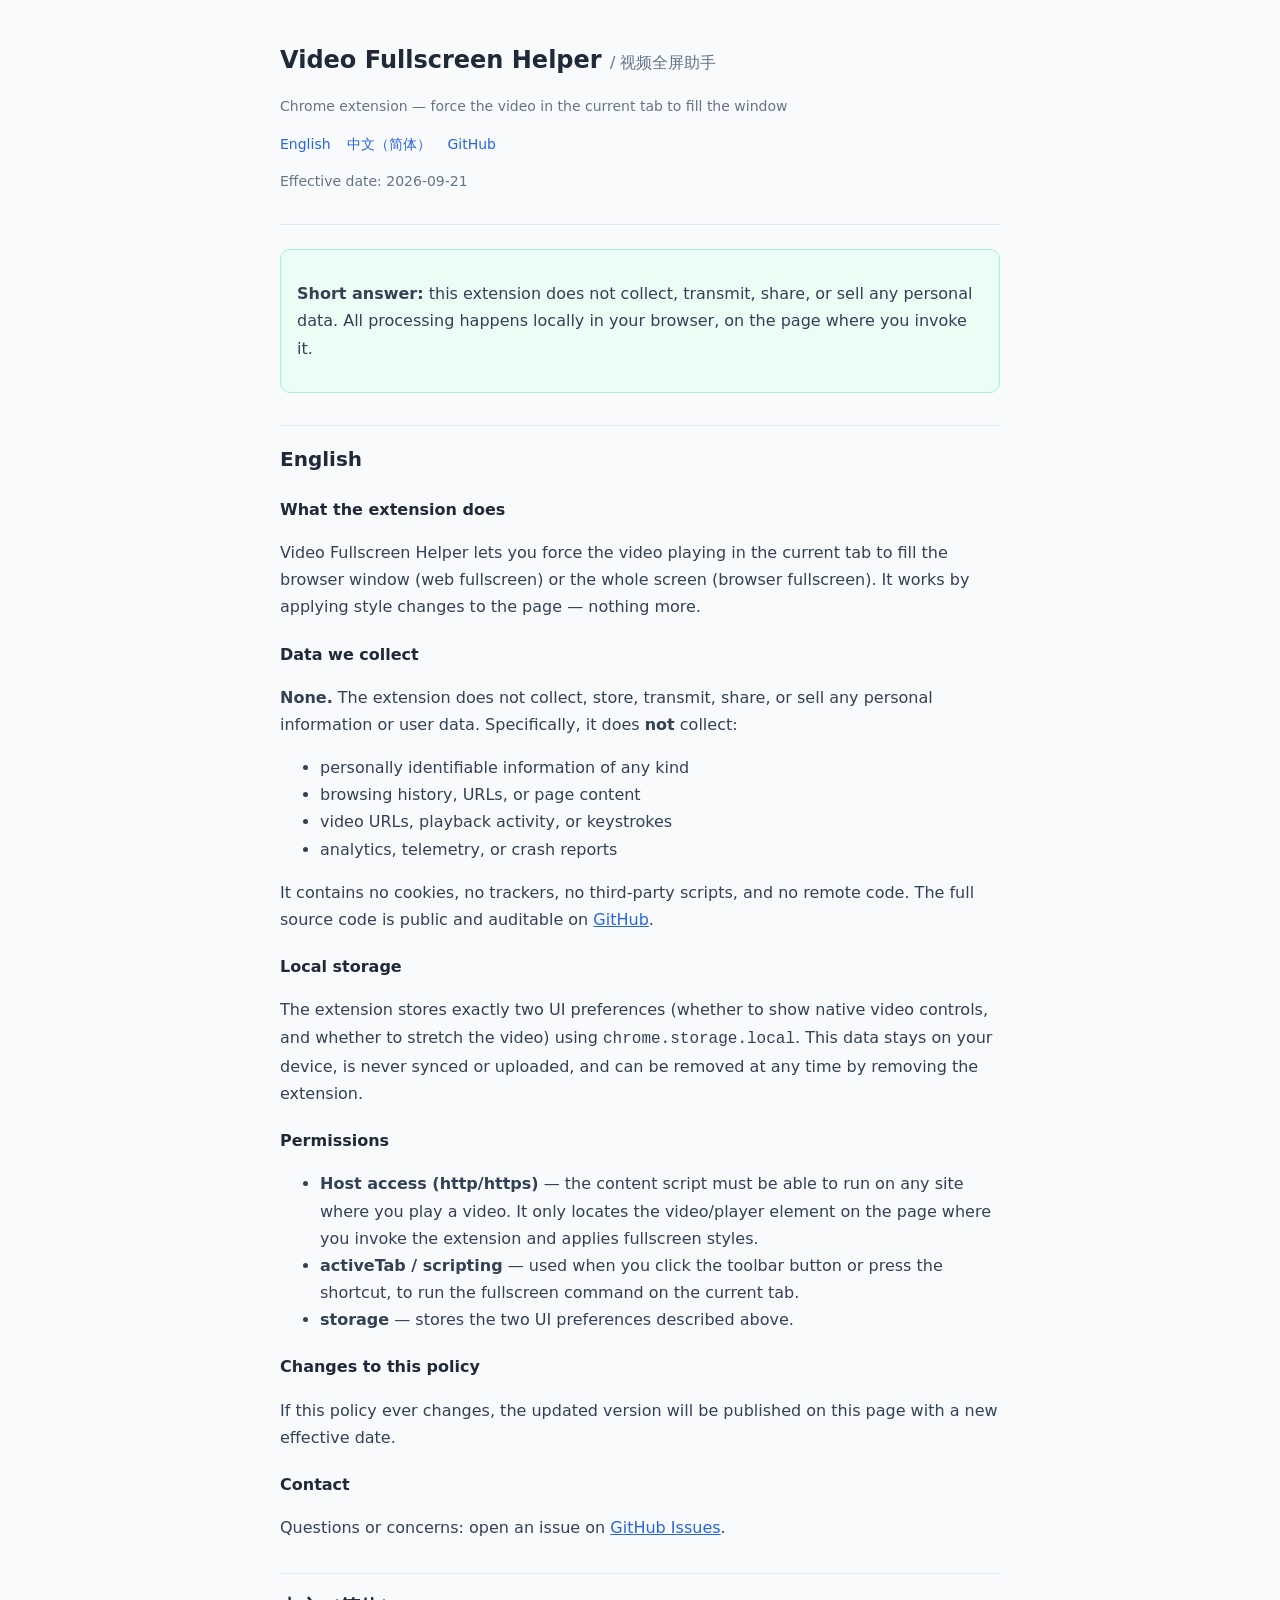
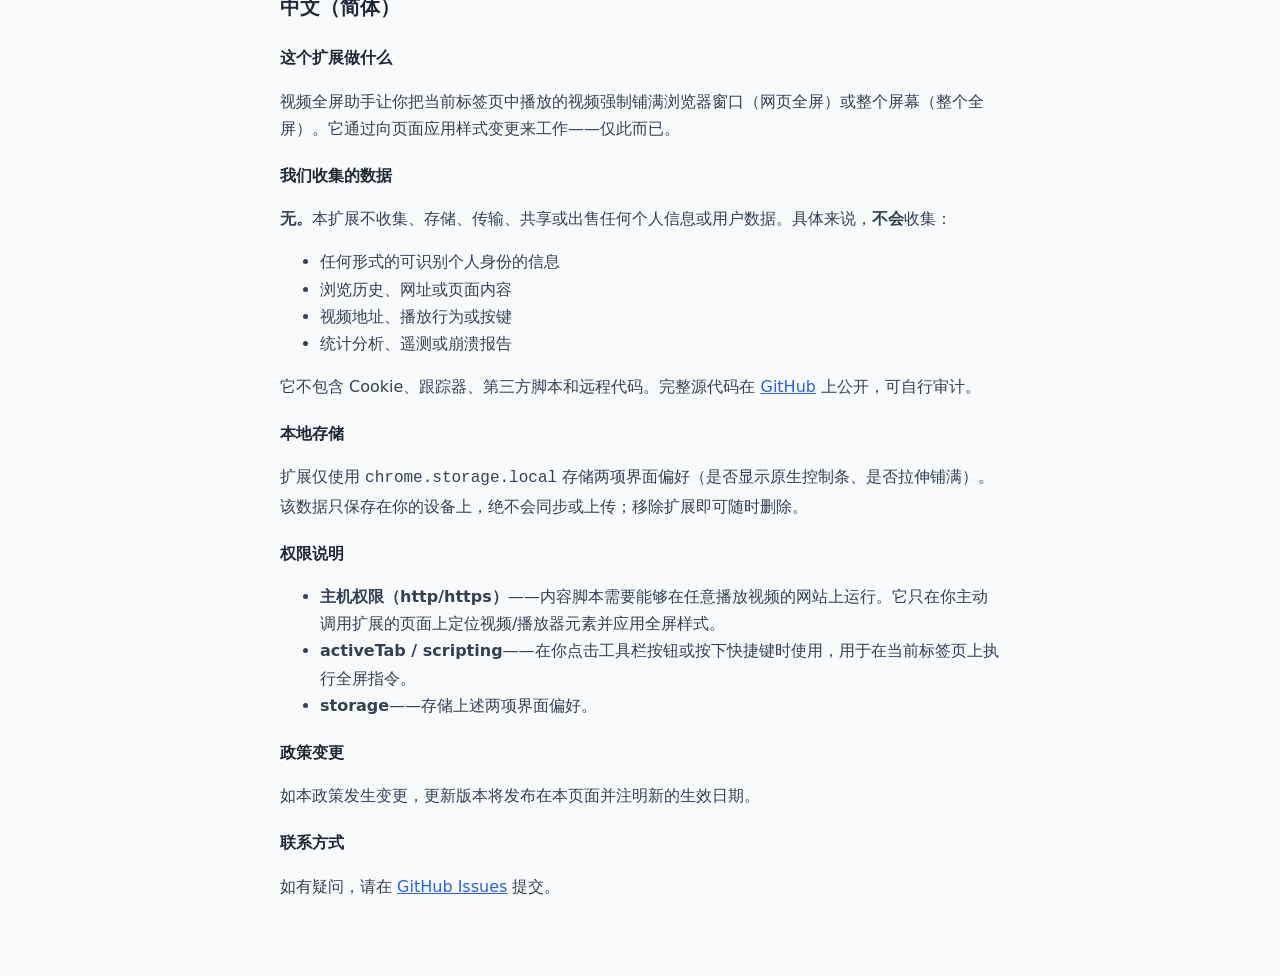
<file: docs/index.html>
<!DOCTYPE html>
<html lang="en">
<head>
<meta charset="utf-8">
<meta name="viewport" content="width=device-width, initial-scale=1">
<title>Privacy Policy — Video Fullscreen Helper</title>
<style>
  :root { color-scheme: light dark; }
  * { box-sizing: border-box; }
  body {
    margin: 0;
    font: 16px/1.7 system-ui, "Segoe UI", "Microsoft YaHei", sans-serif;
    color: #1f2937;
    background: #f8fafc;
  }
  main { max-width: 760px; margin: 0 auto; padding: 40px 20px 64px; }
  header { border-bottom: 1px solid #e2e8f0; padding-bottom: 16px; margin-bottom: 24px; }
  h1 { font-size: 24px; margin: 0 0 4px; }
  .tagline { color: #64748b; font-size: 14px; }
  nav { margin: 0 0 8px; font-size: 14px; }
  nav a { color: #2563eb; text-decoration: none; margin-right: 12px; }
  h2 { font-size: 20px; margin: 32px 0 8px; padding-top: 16px; border-top: 1px solid #e2e8f0; }
  h3 { font-size: 16px; margin: 20px 0 4px; }
  p, li { color: #334155; }
  .updated { color: #64748b; font-size: 14px; }
  .summary {
    background: #ecfdf5;
    border: 1px solid #a7f3d0;
    border-radius: 10px;
    padding: 14px 16px;
    margin: 16px 0;
  }
  a { color: #2563eb; }
  @media (prefers-color-scheme: dark) {
    body { color: #e2e8f0; background: #0f172a; }
    header, h2 { border-color: #334155; }
    p, li { color: #cbd5e1; }
    .tagline, .updated { color: #94a3b8; }
    .summary { background: #052e21; border-color: #065f46; }
  }
</style>
</head>
<body>
<main>
  <header>
    <h1>Video Fullscreen Helper <span style="font-weight:400;font-size:16px;color:#64748b">/ 视频全屏助手</span></h1>
    <p class="tagline">Chrome extension — force the video in the current tab to fill the window</p>
    <nav>
      <a href="#en">English</a>
      <a href="#zh">中文（简体）</a>
      <a href="https://github.com/weibobo/full-screen-video">GitHub</a>
    </nav>
    <p class="updated">Effective date: 2026-09-21</p>
  </header>

  <div class="summary">
    <p><strong>Short answer:</strong> this extension does not collect, transmit, share, or sell any personal data. All processing happens locally in your browser, on the page where you invoke it.</p>
  </div>

  <h2 id="en">English</h2>

  <h3>What the extension does</h3>
  <p>Video Fullscreen Helper lets you force the video playing in the current tab to fill the browser window (web fullscreen) or the whole screen (browser fullscreen). It works by applying style changes to the page — nothing more.</p>

  <h3>Data we collect</h3>
  <p><strong>None.</strong> The extension does not collect, store, transmit, share, or sell any personal information or user data. Specifically, it does <strong>not</strong> collect:</p>
  <ul>
    <li>personally identifiable information of any kind</li>
    <li>browsing history, URLs, or page content</li>
    <li>video URLs, playback activity, or keystrokes</li>
    <li>analytics, telemetry, or crash reports</li>
  </ul>
  <p>It contains no cookies, no trackers, no third-party scripts, and no remote code. The full source code is public and auditable on <a href="https://github.com/weibobo/full-screen-video">GitHub</a>.</p>

  <h3>Local storage</h3>
  <p>The extension stores exactly two UI preferences (whether to show native video controls, and whether to stretch the video) using <code>chrome.storage.local</code>. This data stays on your device, is never synced or uploaded, and can be removed at any time by removing the extension.</p>

  <h3>Permissions</h3>
  <ul>
    <li><strong>Host access (http/https)</strong> — the content script must be able to run on any site where you play a video. It only locates the video/player element on the page where you invoke the extension and applies fullscreen styles.</li>
    <li><strong>activeTab / scripting</strong> — used when you click the toolbar button or press the shortcut, to run the fullscreen command on the current tab.</li>
    <li><strong>storage</strong> — stores the two UI preferences described above.</li>
  </ul>

  <h3>Changes to this policy</h3>
  <p>If this policy ever changes, the updated version will be published on this page with a new effective date.</p>

  <h3>Contact</h3>
  <p>Questions or concerns: open an issue on <a href="https://github.com/weibobo/full-screen-video/issues">GitHub Issues</a>.</p>

  <h2 id="zh">中文（简体）</h2>

  <h3>这个扩展做什么</h3>
  <p>视频全屏助手让你把当前标签页中播放的视频强制铺满浏览器窗口（网页全屏）或整个屏幕（整个全屏）。它通过向页面应用样式变更来工作——仅此而已。</p>

  <h3>我们收集的数据</h3>
  <p><strong>无。</strong>本扩展不收集、存储、传输、共享或出售任何个人信息或用户数据。具体来说，<strong>不会</strong>收集：</p>
  <ul>
    <li>任何形式的可识别个人身份的信息</li>
    <li>浏览历史、网址或页面内容</li>
    <li>视频地址、播放行为或按键</li>
    <li>统计分析、遥测或崩溃报告</li>
  </ul>
  <p>它不包含 Cookie、跟踪器、第三方脚本和远程代码。完整源代码在 <a href="https://github.com/weibobo/full-screen-video">GitHub</a> 上公开，可自行审计。</p>

  <h3>本地存储</h3>
  <p>扩展仅使用 <code>chrome.storage.local</code> 存储两项界面偏好（是否显示原生控制条、是否拉伸铺满）。该数据只保存在你的设备上，绝不会同步或上传；移除扩展即可随时删除。</p>

  <h3>权限说明</h3>
  <ul>
    <li><strong>主机权限（http/https）</strong>——内容脚本需要能够在任意播放视频的网站上运行。它只在你主动调用扩展的页面上定位视频/播放器元素并应用全屏样式。</li>
    <li><strong>activeTab / scripting</strong>——在你点击工具栏按钮或按下快捷键时使用，用于在当前标签页上执行全屏指令。</li>
    <li><strong>storage</strong>——存储上述两项界面偏好。</li>
  </ul>

  <h3>政策变更</h3>
  <p>如本政策发生变更，更新版本将发布在本页面并注明新的生效日期。</p>

  <h3>联系方式</h3>
  <p>如有疑问，请在 <a href="https://github.com/weibobo/full-screen-video/issues">GitHub Issues</a> 提交。</p>
</main>
</body>
</html>
</file>
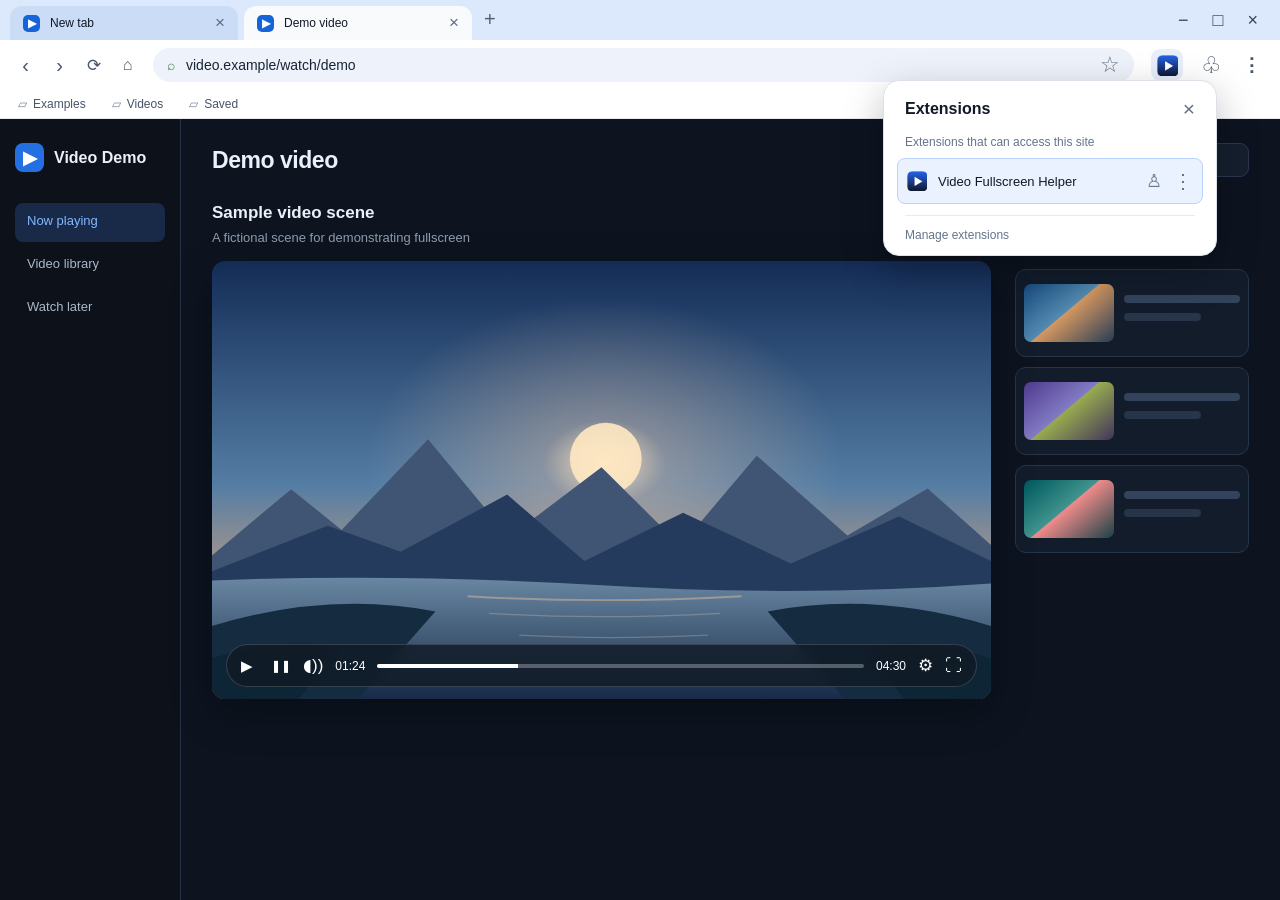
<file: store/screenshots-source.html>
<!doctype html>
<html lang="en">
<head>
  <meta charset="utf-8">
  <meta name="viewport" content="width=device-width,initial-scale=1">
  <title>Video Fullscreen Helper screenshot source</title>
  <style>
    * { box-sizing: border-box; }
    [hidden] { display: none !important; }
    html, body { width: 1280px; height: 800px; margin: 0; overflow: hidden; }
    body { font-family: Arial, "Microsoft YaHei", "PingFang SC", sans-serif; color: #111827; background: #0b1019; }
    button { font: inherit; }
    .browser { position: absolute; inset: 0; background: #fff; }
    .tabs { height: 40px; display: flex; align-items: end; gap: 6px; padding: 0 10px; background: #dce9fd; }
    .tab { width: 228px; height: 34px; display: flex; align-items: center; gap: 10px; padding: 0 13px; border-radius: 12px 12px 0 0; background: #f8fafc; font-size: 12px; white-space: nowrap; }
    .tab.inactive { background: #cbdcf6; }
    .tab .favicon { display: inline-grid; place-items: center; width: 17px; height: 17px; border-radius: 5px; background: #1664d9; color: white; font-size: 11px; font-weight: bold; }
    .tab .close { margin-left: auto; color: #5e6b80; font-size: 17px; }
    .tab-add { align-self: center; margin: 0 0 2px 6px; color: #526075; font-size: 20px; }
    .window-buttons { margin-left: auto; align-self: center; display: flex; gap: 24px; padding: 0 12px; color: #30435e; font-size: 18px; }
    .toolbar { height: 50px; display: flex; align-items: center; gap: 17px; padding: 0 17px; background: #fff; color: #475569; }
    .nav-icon { display: grid; place-items: center; width: 17px; font-size: 20px; line-height: 1; }
    .address { height: 34px; flex: 1; display: flex; align-items: center; gap: 11px; padding: 0 14px; border-radius: 19px; background: #eef3fb; color: #182334; font-size: 14px; }
    .address .secure { color: #42754a; font-size: 14px; }
    .address .star { margin-left: auto; color: #687789; font-size: 22px; }
    .tool-icon { display: grid; place-items: center; width: 23px; height: 27px; font-size: 19px; }
    .tool-icon.extension { width: 32px; height: 32px; border-radius: 9px; background: #e8effa; }
    .tool-icon.extension img { width: 21px; height: 21px; object-fit: contain; }
    .tool-icon.puzzle { font-size: 23px; }
    .tool-icon.more { font-weight: bold; }
    .bookmark { height: 29px; display: flex; align-items: center; gap: 26px; padding: 0 18px; border-bottom: 1px solid #e6e9ee; background: #fff; color: #475569; font-size: 12px; }
    .bookmark span::before { content: "▱"; margin-right: 6px; color: #718096; }
    .site { position: absolute; top: 119px; bottom: 0; width: 100%; display: flex; background: #0d1420; color: #eaf1f9; }
    .sidebar { width: 181px; flex: none; padding: 24px 15px; background: #0c111a; border-right: 1px solid #273246; }
    .brand { display: flex; align-items: center; gap: 10px; margin-bottom: 31px; font-size: 16px; font-weight: 700; }
    .brandmark { width: 29px; height: 29px; border-radius: 8px; display: grid; place-items: center; background: #246fe2; color: white; font-size: 18px; }
    .nav-item { height: 39px; padding: 10px 12px; margin-bottom: 4px; border-radius: 8px; color: #aab8ca; font-size: 13px; }
    .nav-item.selected { background: #182a48; color: #82b8ff; }
    .main { flex: 1; min-width: 0; padding: 24px 31px; }
    .site-top { display: flex; align-items: center; justify-content: space-between; margin-bottom: 26px; }
    .site-top strong { font-size: 23px; letter-spacing: -.02em; }
    .search { width: 222px; height: 34px; display: flex; align-items: center; padding: 0 14px; border: 1px solid #2b3850; border-radius: 9px; color: #8c9caf; background: #151f2e; font-size: 13px; }
    .content-row { display: flex; gap: 24px; }
    .video-column { width: 779px; }
    .video-heading { margin-bottom: 15px; }
    .video-heading b { display: block; margin-bottom: 5px; font-size: 17px; }
    .video-heading span { color: #8c9caf; font-size: 13px; }
    .player { position: relative; width: 779px; height: 438px; overflow: hidden; border-radius: 13px; background: #060b15; box-shadow: 0 14px 40px #0005; }
    .player .art { position: absolute; inset: 0; }
    .related { flex: 1; padding-top: 34px; }
    .related-title { margin-bottom: 16px; color: #cbd5e1; font-size: 14px; font-weight: bold; }
    .related-card { height: 88px; display: flex; align-items: center; gap: 10px; padding: 8px; margin-bottom: 10px; border: 1px solid #26354a; border-radius: 11px; background: #121c2b; }
    .related-thumb { width: 90px; height: 58px; flex: none; border-radius: 7px; background: linear-gradient(140deg,#174b80 0%,#538ab0 47%,#d49760 48%,#273c56 100%); }
    .related-lines { flex: 1; }
    .related-lines i { display: block; width: 100%; height: 8px; margin-bottom: 10px; border-radius: 6px; background: #32435b; }
    .related-lines i:last-child { width: 66%; background: #26354a; }
    .art { width: 100%; height: 100%; }
    .art svg { width: 100%; height: 100%; display: block; }
    .controls { position: absolute; left: 14px; right: 14px; bottom: 12px; height: 43px; display: flex; align-items: center; gap: 12px; padding: 0 14px; border: 1px solid #ffffff28; border-radius: 25px; background: #111a26ce; color: white; font-size: 12px; backdrop-filter: blur(7px); }
    .controls .play { width: 18px; font-size: 15px; }
    .controls .progress { flex: 1; height: 4px; overflow: hidden; border-radius: 3px; background: #ffffff4a; }
    .controls .progress::before { content: ""; display: block; width: 29%; height: 4px; background: #fff; }
    .controls .ico { font-size: 17px; line-height: 1; }
    .menu { position: absolute; top: 80px; right: 63px; width: 334px; padding: 16px 13px 12px; border: 1px solid #dce1e8; border-radius: 16px; background: white; box-shadow: 0 14px 40px #0004; }
    .menu-title { display: flex; align-items: center; justify-content: space-between; padding: 0 8px 12px; font-size: 16px; font-weight: 600; }
    .menu-title span:last-child { font-size: 21px; font-weight: 400; color: #667085; }
    .menu-sub { padding: 2px 8px 9px; color: #64748b; font-size: 12px; }
    .menu-row { display: flex; align-items: center; gap: 11px; height: 46px; padding: 0 9px; border-radius: 8px; font-size: 13px; }
    .menu-row.highlight { background: #eaf2ff; border: 1px solid #b8d3ff; }
    .menu-row img { width: 20px; height: 20px; object-fit: contain; }
    .menu-row .row-name { flex: 1; white-space: nowrap; overflow: hidden; text-overflow: ellipsis; }
    .menu-row .pin { color: #687789; font-size: 18px; }
    .menu-row .dots { color: #64748b; font-size: 20px; }
    .menu-note { margin: 11px 8px 1px; padding-top: 12px; border-top: 1px solid #e7ebf1; color: #64748b; font-size: 12px; }
    .popup { position: absolute; top: 81px; right: 64px; width: 300px; border: 1px solid #dce1e8; border-radius: 10px; background: #fff; box-shadow: 0 16px 35px #0004; color: #0f172a; font: 13px/1.5 system-ui, "Microsoft YaHei", "PingFang SC", sans-serif; }
    .popup header { display: flex; align-items: center; justify-content: space-between; padding: 12px 14px 6px; }
    .popup h1 { margin: 0; font-size: 14px; }
    .popup .dot { width: 8px; height: 8px; border-radius: 50%; background: #22c55e; }
    .status { margin: 0 14px 10px; min-height: 1.5em; color: #64748b; }
    .act { display: block; width: calc(100% - 28px); margin: 0 14px 8px; padding: 9px 12px; text-align: left; border: 1px solid #cbd5e1; border-radius: 10px; background: #f8fafc; color: inherit; }
    .act b { display: block; font-size: 14px; }
    .act small { color: #64748b; }
    .opts { padding: 2px 14px 6px; display: flex; flex-direction: column; gap: 4px; }
    .opts label { display: flex; align-items: center; gap: 6px; }
    .opts input { width: 13px; height: 13px; margin: 0; accent-color: #1c64e7; }
    .hint { margin: 0; padding: 8px 14px 12px; color: #94a3b8; font-size: 12px; }
    .fullscreen { position: absolute; inset: 0; display: grid; place-items: center; background: #02060d; }
    .fullscreen.web { top: 119px; }
    .fullscreen .wide-art { position: relative; width: 100%; aspect-ratio: 16/9; max-height: 100%; }
    .fullscreen.web .wide-art { width: auto; height: 100%; }
    .fullscreen .controls { left: 18px; right: 18px; bottom: 10px; }
    .fullscreen.web .controls { bottom: 10px; }
    .fullscreen .tip { position: absolute; top: 18px; left: 50%; transform: translateX(-50%); padding: 7px 13px; border-radius: 6px; background: #0a1321a8; color: #e5e7eb; font-size: 12px; white-space: nowrap; }
    .fullscreen .tip kbd { display: inline-block; margin-left: 4px; padding: 2px 5px; border: 1px solid #bbc5d3; border-radius: 3px; font: inherit; }
  </style>
</head>
<body>
  <div class="browser" id="browser">
    <div class="tabs"><div class="tab inactive"><span class="favicon">▶</span><span id="other-tab"></span><span class="close">×</span></div><div class="tab"><span class="favicon">▶</span><span id="active-tab"></span><span class="close">×</span></div><span class="tab-add">+</span><div class="window-buttons"><span>−</span><span>□</span><span>×</span></div></div>
    <div class="toolbar"><span class="nav-icon">‹</span><span class="nav-icon">›</span><span class="nav-icon" style="font-size:17px">⟳</span><span class="nav-icon" style="font-size:16px">⌂</span><div class="address"><span class="secure">⌕</span><span>video.example/watch/demo</span><span class="star">☆</span></div><span class="tool-icon extension"><img src="../icons/icon32.png"></span><span class="tool-icon puzzle">♧</span><span class="tool-icon more">⋮</span></div>
    <div class="bookmark"><span id="bookmark-1"></span><span id="bookmark-2"></span><span id="bookmark-3"></span></div>
    <div class="site"><aside class="sidebar"><div class="brand"><span class="brandmark">▶</span><span id="site-brand"></span></div><div class="nav-item selected" id="nav-1"></div><div class="nav-item" id="nav-2"></div><div class="nav-item" id="nav-3"></div></aside><main class="main"><div class="site-top"><strong id="site-title"></strong><div class="search" id="search"></div></div><div class="content-row"><div class="video-column"><div class="video-heading"><b id="video-title"></b><span id="video-subtitle"></span></div><div class="player"><div class="art"></div><div class="controls"></div></div></div><div class="related"><div class="related-title" id="related-title"></div><div class="related-card"><div class="related-thumb"></div><div class="related-lines"><i></i><i></i></div></div><div class="related-card"><div class="related-thumb" style="filter:hue-rotate(45deg)"></div><div class="related-lines"><i></i><i></i></div></div><div class="related-card"><div class="related-thumb" style="filter:hue-rotate(-35deg)"></div><div class="related-lines"><i></i><i></i></div></div></div></div></main></div>
  </div>
  <div class="menu" id="menu" hidden><div class="menu-title"><span id="menu-title"></span><span>×</span></div><div class="menu-sub" id="menu-sub"></div><div class="menu-row highlight"><img src="../icons/icon32.png"><span class="row-name" id="menu-name"></span><span class="pin">♙</span><span class="dots">⋮</span></div><div class="menu-note" id="menu-note"></div></div>
  <div class="popup" id="popup" hidden><header><h1 id="popup-title"></h1><span class="dot"></span></header><p class="status" id="status"></p><button class="act"><b id="web-label"></b><small id="web-sub"></small></button><button class="act"><b id="full-label"></b><small id="full-sub"></small></button><div class="opts"><label><input type="checkbox" checked><span id="native"></span></label><label><input type="checkbox"><span id="fill"></span></label></div><p class="hint"><span id="shortcuts"></span><br><span id="esc"></span></p></div>
  <div class="fullscreen" id="fullscreen" hidden><div class="wide-art art"></div><div class="controls"></div><div class="tip" id="tip"></div></div>
  <template id="landscape"><svg viewBox="0 0 1280 720" preserveAspectRatio="xMidYMid slice" xmlns="http://www.w3.org/2000/svg"><defs><linearGradient id="sky" x2="0" y2="1"><stop stop-color="#132c56"/><stop offset=".51" stop-color="#547da4"/><stop offset=".83" stop-color="#dda77c"/><stop offset="1" stop-color="#f5c394"/></linearGradient><radialGradient id="glow"><stop stop-color="#fff4ce" stop-opacity=".95"/><stop offset=".26" stop-color="#f7c8a5" stop-opacity=".34"/><stop offset="1" stop-color="#f7c8a5" stop-opacity="0"/></radialGradient><linearGradient id="lake" x2="0" y2="1"><stop stop-color="#6987a2"/><stop offset="1" stop-color="#172b48"/></linearGradient></defs><rect width="1280" height="720" fill="url(#sky)"/><ellipse cx="645" cy="332" rx="390" ry="270" fill="url(#glow)"/><circle cx="647" cy="325" r="59" fill="#ffe8c3" opacity=".9"/><path d="M0 484 130 375 213 442 355 293 488 454 640 339 770 468 895 320 1044 451 1176 374 1280 467v253H0Z" fill="#405473"/><path d="M0 510 190 435 310 478 485 384 612 493 774 414 951 497 1129 420 1280 493v227H0Z" fill="#253b5d"/><path d="M0 525Q310 513 640 533t640-3v190H0Z" fill="url(#lake)"/><path d="M420 551q225 13 450 0" stroke="#f7c59c" stroke-opacity=".42" stroke-width="3" fill="none"/><path d="M455 579q180 11 380 0M505 615q145 8 310 0" stroke="#ffe2b3" stroke-opacity=".24" stroke-width="2" fill="none"/><path d="M0 600q190-58 367-24L240 720H0Zm1280 0q-190-58-367-24l127 144h240Z" fill="#142b40"/><path d="M0 653q118-38 211-17l-69 84H0Zm1280 0q-118-38-211-17l69 84h142Z" fill="#0e2536"/></svg></template>
  <script>
    const data = {
      zh: {name:'视频全屏助手',otherTab:'新标签页',activeTab:'演示视频',bookmark:['示例','视频','收藏'],siteBrand:'视频演示',nav:['正在播放','视频列表','稍后观看'],siteTitle:'演示视频',search:'搜索视频',videoTitle:'示例视频画面',videoSubtitle:'用于展示全屏效果的虚构画面',related:'接下来播放',menuTitle:'扩展程序',menuSub:'可访问此网站的扩展程序',menuNote:'管理扩展程序',status:'检测到 1 个视频',web:'网页全屏',webSub:'视频占满当前窗口，浏览器不全屏',full:'整个全屏',fullSub:'浏览器进入全屏，视频占满整个屏幕',native:'显示原生控制条（直接改视频时）',fill:'拉伸铺满窗口（可能变形）',shortcuts:'快捷键默认未设置，可在 chrome://extensions/shortcuts 自行绑定',esc:'网页全屏 / 整个全屏 · 页面内按 Esc 退出',tipWeb:'已网页全屏 · Esc 退出',tipFull:'已整个全屏 · Esc 退出'},
      en: {name:'Video Fullscreen Helper',otherTab:'New tab',activeTab:'Demo video',bookmark:['Examples','Videos','Saved'],siteBrand:'Video Demo',nav:['Now playing','Video library','Watch later'],siteTitle:'Demo video',search:'Search videos',videoTitle:'Sample video scene',videoSubtitle:'A fictional scene for demonstrating fullscreen',related:'Up next',menuTitle:'Extensions',menuSub:'Extensions that can access this site',menuNote:'Manage extensions',status:'Found 1 video(s)',web:'Web fullscreen',webSub:'Video fills the window; the browser stays windowed',full:'Fullscreen',fullSub:'The browser enters fullscreen and the video fills the screen',native:'Show native controls (when targeting the video directly)',fill:'Stretch to fill the window (may distort)',shortcuts:'Shortcuts are unbound by default — set them at chrome://extensions/shortcuts',esc:'Web fullscreen / Fullscreen · Press Esc in the page to exit',tipWeb:'Web fullscreen · Esc to exit',tipFull:'Fullscreen · Esc to exit'}
    };
    const params = new URLSearchParams(location.search), lang = params.get('lang') === 'zh' ? 'zh' : 'en', step = Number(params.get('step') || 1), t = data[lang];
    document.documentElement.lang = lang === 'zh' ? 'zh-CN' : 'en';
    const put=(id,v)=>document.getElementById(id).textContent=v;
    put('other-tab',t.otherTab);put('active-tab',t.activeTab);for(let i=0;i<3;i++){put('bookmark-'+(i+1),t.bookmark[i]);put('nav-'+(i+1),t.nav[i]);}put('site-brand',t.siteBrand);put('site-title',t.siteTitle);put('search',t.search);put('video-title',t.videoTitle);put('video-subtitle',t.videoSubtitle);put('related-title',t.related);
    put('menu-title',t.menuTitle);put('menu-sub',t.menuSub);put('menu-name',t.name);put('menu-note',t.menuNote);put('popup-title',t.name);put('status',t.status);put('web-label',t.web);put('web-sub',t.webSub);put('full-label',t.full);put('full-sub',t.fullSub);put('native',t.native);put('fill',t.fill);put('shortcuts',t.shortcuts);put('esc',t.esc);
    const controls = '<span class="play">▶</span><span>❚❚</span><span class="ico">◖))</span><span>01:24</span><span class="progress"></span><span>04:30</span><span class="ico">⚙</span><span class="ico">⛶</span>';
    document.querySelectorAll('.controls').forEach(x=>x.innerHTML=controls);
    document.querySelectorAll('.art').forEach(x=>x.innerHTML=document.getElementById('landscape').innerHTML);
    if(step===1)document.getElementById('menu').hidden=false;
    if(step===2)document.getElementById('popup').hidden=false;
    if(step===3||step===4){const full=document.getElementById('fullscreen');full.hidden=false; if(step===3)full.classList.add('web'); else document.getElementById('browser').hidden=true;document.getElementById('tip').innerHTML=(step===3?t.tipWeb:t.tipFull).replace('Esc','<kbd>Esc</kbd>');}
  </script>
</body>
</html>
</file>
